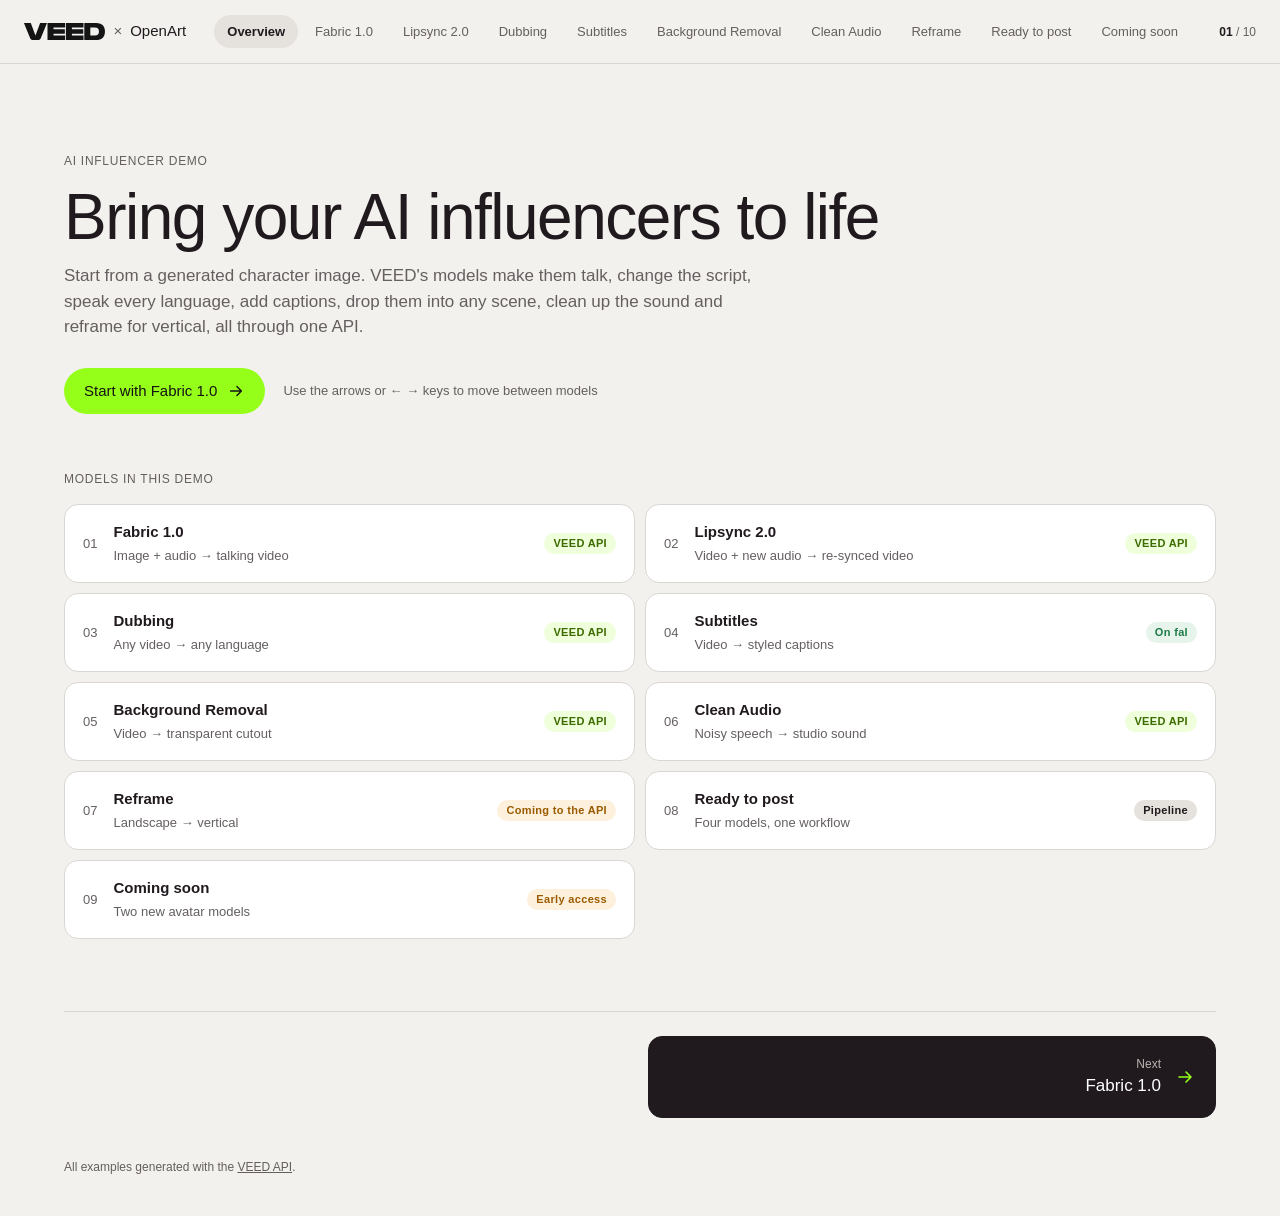
<file: index.html>
<!doctype html>
<html lang="en">
<head>
<meta charset="utf-8">
<meta name="viewport" content="width=device-width, initial-scale=1">
<title>Overview</title>
<link rel="stylesheet" href="assets/site.css?v=6">
<link rel="icon" href="assets/brand/veed-logo-black.svg">
</head>
<body data-page="overview">
<!-- Content comes from assets/data.js; layout from assets/render.js. -->
<script src="assets/data.js?v=6"></script>
<script src="assets/render.js?v=6"></script>
<script src="assets/site.js?v=6"></script>
</body>
</html>
</file>
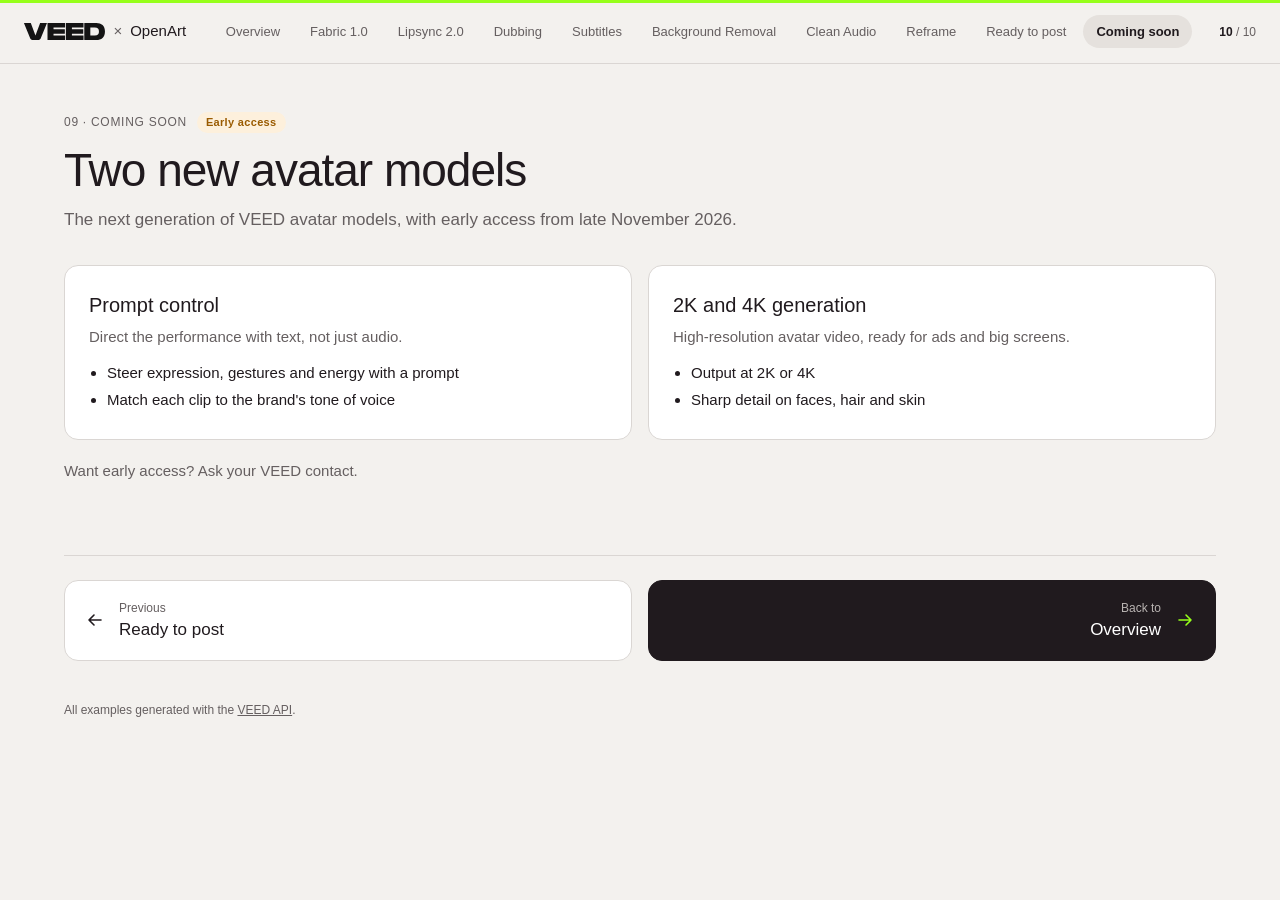
<file: pages/coming-soon.html>
<!doctype html>
<html lang="en">
<head>
<meta charset="utf-8">
<meta name="viewport" content="width=device-width, initial-scale=1">
<title>Coming soon</title>
<link rel="stylesheet" href="../assets/site.css?v=6">
<link rel="icon" href="../assets/brand/veed-logo-black.svg">
</head>
<body data-page="soon" data-base="../">
<!-- Content comes from assets/data.js; layout from assets/render.js. -->
<script src="../assets/data.js?v=6"></script>
<script src="../assets/render.js?v=6"></script>
<script src="../assets/site.js?v=6"></script>
</body>
</html>
</file>
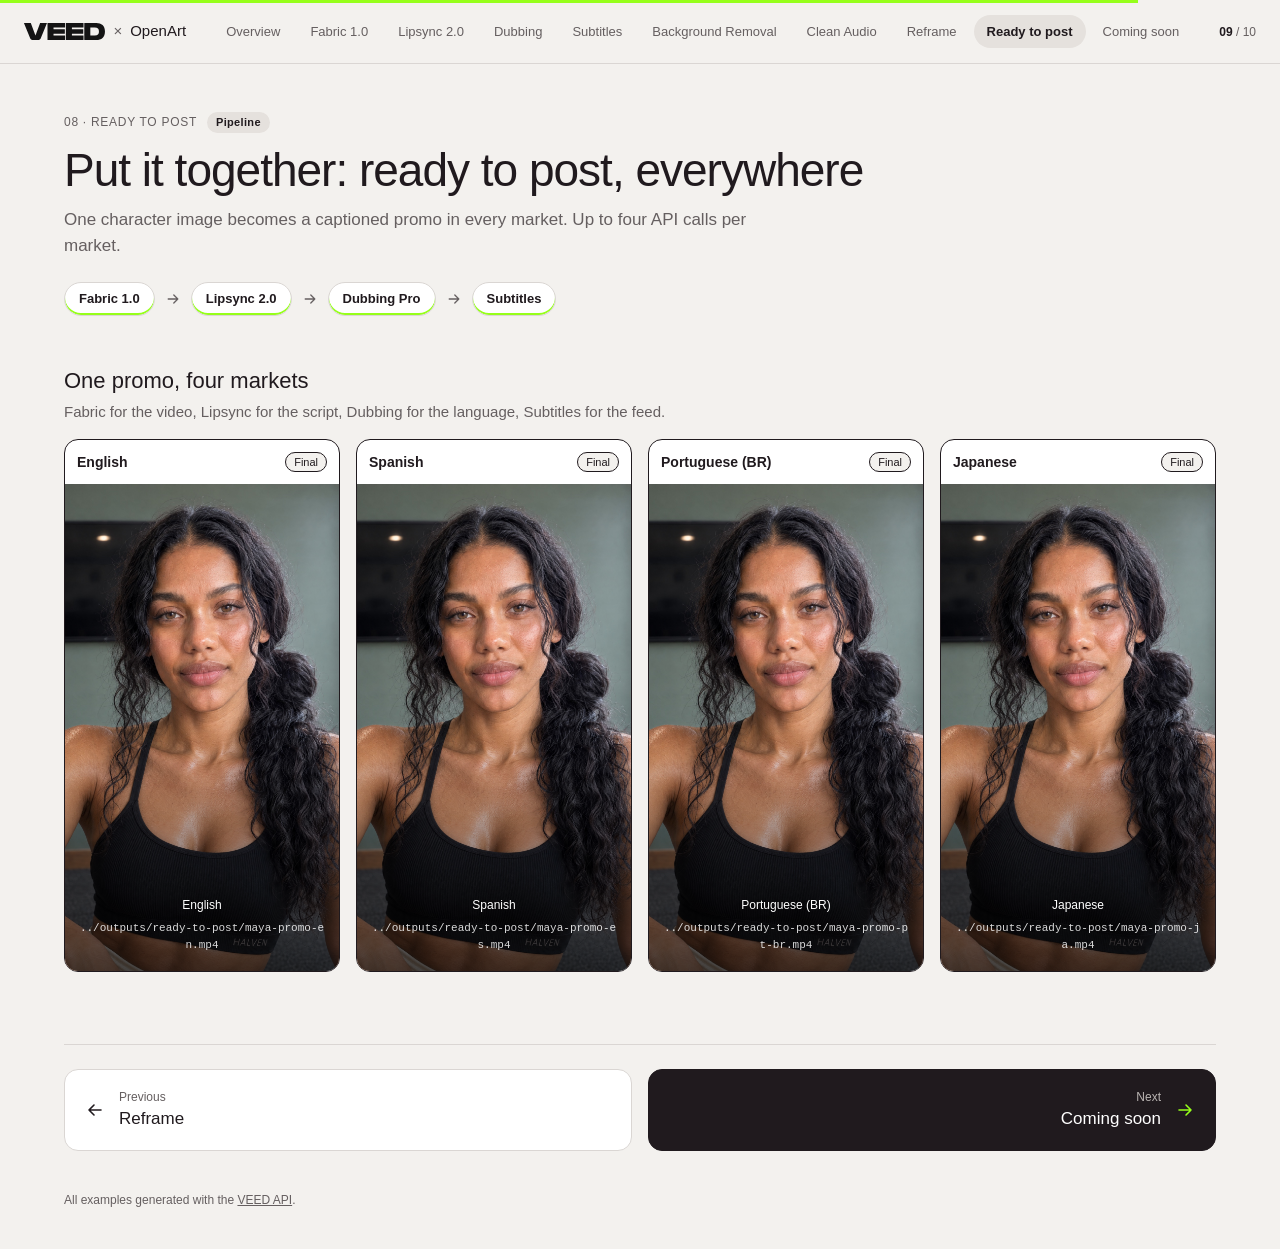
<file: pages/ready-to-post.html>
<!doctype html>
<html lang="en">
<head>
<meta charset="utf-8">
<meta name="viewport" content="width=device-width, initial-scale=1">
<title>Ready to post</title>
<link rel="stylesheet" href="../assets/site.css?v=6">
<link rel="icon" href="../assets/brand/veed-logo-black.svg">
</head>
<body data-page="pipeline" data-base="../">
<!-- Content comes from assets/data.js; layout from assets/render.js. -->
<script src="../assets/data.js?v=6"></script>
<script src="../assets/render.js?v=6"></script>
<script src="../assets/site.js?v=6"></script>
</body>
</html>
</file>
<file: assets/site.css>
:root {
  --canvas:#f3f1ee; --card:#fff; --ink:#201a1e; --muted:#655f60; --line:#dad6d3; --slot:#e9e6e2;
  --accent:#201a1e; --green:#96FF1A; --green-soft:#efffdc; --green-ink:#3d6b00; --header:64px;
  --font:-apple-system, BlinkMacSystemFont, "Segoe UI", Roboto, sans-serif;
}
* { box-sizing:border-box; }
html { scroll-padding-top:calc(var(--header) + 16px); }
body { margin:0; background:var(--canvas); color:var(--ink); font:15px/1.5 var(--font); -webkit-font-smoothing:antialiased; }
a { color:inherit; }
h1, h2, h3, h4, p { margin:0; }

/* ── Top bar */
.progress { position:fixed; top:0; left:0; height:3px; background:var(--green); z-index:30; }
.topbar { position:sticky; top:0; z-index:20; height:var(--header); background:var(--canvas); border-bottom:1px solid var(--line);
          display:grid; grid-template-columns:auto minmax(0,1fr) auto; align-items:center; gap:20px; padding:0 24px; }
.brand { display:flex; align-items:center; gap:8px; text-decoration:none; font-size:15px; white-space:nowrap; }
.brand img { height:17px; width:auto; display:block; }
.brand .x { color:var(--muted); }
.count { font-size:12px; color:var(--muted); font-variant-numeric:tabular-nums; white-space:nowrap; }
.count b { color:var(--ink); }

/* Rail of page pills (wide screens). Arrows + fades appear only when it overflows. */
.rail { position:relative; display:flex; align-items:center; min-width:0; }
.chapters { display:flex; gap:4px; overflow-x:auto; scrollbar-width:none; scroll-behavior:smooth; min-width:0; flex:1; justify-content:safe center; }
.chapters::-webkit-scrollbar { display:none; }
.chapters a { flex:none; padding:7px 13px; border-radius:30px; font-size:13px; color:var(--muted); text-decoration:none; white-space:nowrap; }
.chapters a:hover { color:var(--ink); }
.chapters a[aria-current="page"] { background:#e5e1dd; color:var(--ink); font-weight:600; }
.rail-arrow { display:none; place-items:center; flex:none; width:30px; height:30px; padding:0; border:1px solid var(--line); border-radius:50%;
              background:var(--card); color:var(--ink); cursor:pointer; }
.rail-arrow svg { width:14px; height:14px; }
.rail.overflow .rail-arrow { display:grid; }
.rail.overflow.at-start .rail-arrow.back, .rail.overflow.at-end .rail-arrow.fwd { opacity:.3; cursor:default; }
.rail.overflow .chapters { margin:0 6px; justify-content:flex-start;
  -webkit-mask-image:linear-gradient(90deg, transparent 0, #000 28px, #000 calc(100% - 28px), transparent 100%);
          mask-image:linear-gradient(90deg, transparent 0, #000 28px, #000 calc(100% - 28px), transparent 100%); }
.rail.overflow.at-start .chapters { -webkit-mask-image:linear-gradient(90deg, #000 calc(100% - 28px), transparent 100%); mask-image:linear-gradient(90deg, #000 calc(100% - 28px), transparent 100%); }
.rail.overflow.at-end .chapters { -webkit-mask-image:linear-gradient(90deg, transparent 0, #000 28px); mask-image:linear-gradient(90deg, transparent 0, #000 28px); }

/* Grouped menu (smaller screens) */
.menu { display:none; position:relative; justify-self:end; }
.menu summary { list-style:none; display:flex; align-items:center; gap:10px; cursor:pointer; padding:6px 8px 6px 14px; border:1px solid var(--line);
                border-radius:30px; background:var(--card); font-size:14px; font-weight:600; white-space:nowrap; }
.menu summary::-webkit-details-marker { display:none; }
.menu summary svg { width:16px; height:16px; color:var(--muted); transition:transform .15s; }
.menu[open] summary svg { transform:rotate(180deg); }
.menu-label small { font-weight:400; color:var(--muted); margin-right:6px; }
.menu-list { position:absolute; right:0; top:calc(100% + 8px); width:min(320px, calc(100vw - 32px)); max-height:calc(100dvh - 90px); overflow-y:auto;
             background:var(--card); border:1px solid var(--line); border-radius:16px; padding:8px; box-shadow:0 18px 50px #0002; }
.menu-group { margin:10px 10px 4px; font-size:11px; font-weight:600; text-transform:uppercase; letter-spacing:.05em; color:var(--muted); }
.menu-group:first-child { margin-top:4px; }
.menu-list a { display:flex; align-items:center; gap:10px; padding:9px 10px; border-radius:10px; text-decoration:none; font-size:14px; }
.menu-list a:hover { background:var(--canvas); }
.menu-list a[aria-current="page"] { background:#e5e1dd; font-weight:600; }
.menu-list .n { color:var(--muted); font-size:12px; font-variant-numeric:tabular-nums; width:18px; }
.menu-list .badge { margin-left:auto; }

@media (max-width:1100px) {
  .topbar { grid-template-columns:auto minmax(0,1fr) auto; }
  .rail { display:none; }
  .menu { display:block; }
}
@media (max-width:600px) {
  .topbar { grid-template-columns:auto 1fr; gap:12px; padding:0 16px; }
  .count { display:none; }
  .menu-label small { display:none; }
}

/* ── Page */
.page { max-width:1200px; margin:0 auto; padding:48px 24px 40px; }
@media (max-width:600px) { .page { padding:32px 16px; } }
.eyebrow { font-size:12px; letter-spacing:.06em; text-transform:uppercase; color:var(--muted); display:flex; align-items:center; gap:10px; flex-wrap:wrap; }
.subtitle { color:var(--muted); font-size:17px; max-width:720px; margin-top:12px; }
.note { color:var(--muted); max-width:720px; margin:4px 0 16px; }

/* Cover */
.cover { padding:40px 0 56px; }
.cover h1 { font-size:clamp(36px,6vw,64px); font-weight:300; letter-spacing:-1.5px; line-height:1.05; margin-top:14px; max-width:900px; }
.cover-actions { display:flex; align-items:center; gap:18px; flex-wrap:wrap; margin-top:28px; }
.primary { display:inline-flex; align-items:center; gap:10px; background:var(--green); color:#141414; font-weight:600; text-decoration:none; padding:12px 20px; border-radius:30px; font-weight:500; }
.primary svg { width:18px; height:18px; }
.hint { color:var(--muted); font-size:13px; }
.overview-grid { display:grid; grid-template-columns:repeat(2, minmax(0,1fr)); gap:10px; margin-top:16px; }
@media (max-width:760px) { .overview-grid { grid-template-columns:1fr; } }
.overview-link { display:grid; grid-template-columns:auto 1fr auto; align-items:center; gap:16px; padding:16px 18px; background:var(--card);
                 border:1px solid var(--line); border-radius:14px; text-decoration:none; }
.overview-link:hover { border-color:var(--ink); }
.overview-link .number { font-variant-numeric:tabular-nums; color:var(--muted); font-size:13px; }
.ov-text strong { display:block; font-weight:600; }
.ov-text small { color:var(--muted); font-size:13px; }

/* Badges */
.badge { font-size:11px; font-weight:600; letter-spacing:.03em; text-transform:none; padding:2px 9px; border-radius:999px; white-space:nowrap; }
.badge.live { background:var(--green-soft); color:var(--green-ink); }
.badge.fal { background:#e6f4ec; color:#1d7a46; }
.badge.later { background:#fdf0dc; color:#9a5b00; }
.badge.flow { background:#e5e1dd; color:var(--ink); }

/* Model page head + spec strip */
.slide-head h1 { font-size:clamp(30px,4.5vw,46px); font-weight:300; letter-spacing:-1px; line-height:1.1; margin-top:12px; }
.spec { display:grid; grid-template-columns:repeat(4, minmax(0,1fr)); gap:1px; background:var(--line); border:1px solid var(--line); border-radius:14px; overflow:hidden; margin:28px 0 8px; }
.spec div { background:var(--card); padding:14px 16px; }
.spec dt { font-size:11px; text-transform:uppercase; letter-spacing:.05em; color:var(--muted); margin-bottom:4px; }
.spec dd { margin:0; font-size:14px; }
.spec .mono, .api { font-family:ui-monospace, SFMono-Regular, Menlo, monospace; font-size:12px; }
.spec a, .api a { text-decoration:none; border-bottom:1px dotted currentColor; }
@media (max-width:900px) { .spec { grid-template-columns:repeat(2, minmax(0,1fr)); } }
@media (max-width:480px) { .spec { grid-template-columns:1fr; } }
.chain { display:flex; align-items:center; gap:10px; flex-wrap:wrap; margin:24px 0 0; }
.chain span { background:var(--card); border:1px solid var(--line); box-shadow:inset 0 -2px 0 var(--green); border-radius:30px; padding:6px 14px; font-size:13px; font-weight:600; }
.chain svg { width:16px; height:16px; color:var(--muted); }

/* Sections */
.usecase { margin-top:48px; }
.section-head { display:flex; justify-content:space-between; align-items:baseline; gap:12px; flex-wrap:wrap; }
.section-head h3 { font-size:22px; font-weight:500; }
.section-head h2 { font-size:28px; font-weight:400; letter-spacing:-.5px; }
.api { color:var(--muted); }
.row-title { margin:18px 0 10px; font-size:11px; font-weight:600; color:var(--muted); text-transform:uppercase; letter-spacing:.05em; }

/* Grid of cards: vertical (9:16) social format, 4 per row */
.grid { display:grid; grid-template-columns:repeat(4, minmax(0, 1fr)); gap:16px; align-items:start; }
@media (max-width:900px) { .grid { grid-template-columns:repeat(2, minmax(0, 1fr)); } }
@media (max-width:480px) { .grid { grid-template-columns:1fr; } .span2 { grid-column:auto; } }
.span2 { grid-column:span 2; }
.card { background:var(--card); border:1px solid var(--line); border-radius:14px; overflow:hidden; }
.card.result { border-color:var(--accent); }
.head { display:flex; justify-content:space-between; align-items:center; gap:8px; padding:10px 12px; min-height:44px; }
.head h4 { font-size:14px; font-weight:600; }
.tag { font-size:11px; padding:1px 8px; border-radius:999px; background:var(--canvas); color:var(--muted); border:1px solid var(--line); white-space:nowrap; }
.result .tag { color:var(--accent); border-color:var(--accent); }

/* Media slots (filled by site.js) */
.slot { position:relative; aspect-ratio:9/16; background:var(--slot); }
.slot.wide { aspect-ratio:16/9; }
.slot > img, .slot > video { position:absolute; inset:0; width:100%; height:100%; object-fit:cover; background:#000; }
.slot.alpha > video { background:repeating-conic-gradient(#d9d9d9 0 25%, #f4f4f4 0 50%) 0 0 / 20px 20px; }
.slot.audio { display:flex; flex-direction:column; align-items:center; justify-content:center; gap:14px; padding:12px; color:var(--ink); }
.slot.audio audio { width:100%; }
.placeholder { position:absolute; inset:0; display:flex; flex-direction:column; align-items:center; justify-content:center; gap:6px; padding:12px; text-align:center;
               color:var(--muted); border:2px dashed var(--line); border-radius:8px; margin:8px; font-size:12px; }
.placeholder.has-poster { margin:0; border-radius:0; border:none; color:#fff; justify-content:flex-end; padding-bottom:18px; background-size:cover; background-position:center; }
.placeholder.has-poster::before { content:""; position:absolute; inset:0; background:linear-gradient(transparent 50%, rgba(0,0,0,.7)); }
.placeholder > * { position:relative; }
.placeholder code { font-size:11px; color:inherit; opacity:.85; word-break:break-all; }
.slot.audio .placeholder { position:static; margin:0; }

/* Coming soon */
.soon-grid { display:grid; grid-template-columns:repeat(2, minmax(0,1fr)); gap:16px; margin-top:32px; }
@media (max-width:700px) { .soon-grid { grid-template-columns:1fr; } }
.soon-card { background:var(--card); border:1px solid var(--line); border-radius:14px; padding:24px; }
.soon-card h3 { font-size:20px; font-weight:500; }
.soon-card p { color:var(--muted); margin:6px 0 14px; }
.soon-card ul { margin:0; padding-left:18px; }
.soon-card li { margin:4px 0; }
.soon-cta { margin-top:20px; color:var(--muted); }

/* Prev / next */
.pager { display:grid; grid-template-columns:1fr 1fr; gap:16px; margin-top:72px; padding-top:24px; border-top:1px solid var(--line); }
.pager a { display:flex; align-items:center; gap:14px; padding:18px 20px; border:1px solid var(--line); border-radius:14px; background:var(--card); text-decoration:none; font-size:17px; font-weight:500; }
.pager a:hover { border-color:var(--ink); }
.pager .next { background:var(--ink); color:#fff; border-color:var(--ink); }
.pager .next small { color:#b9b4b2; }
.pager .next svg { color:var(--green); }
.pager .next { justify-content:flex-end; text-align:right; }
.pager small { display:block; font-size:12px; font-weight:400; color:var(--muted); }
.pager svg { width:20px; height:20px; flex:none; }
@media (max-width:600px) { .pager { grid-template-columns:1fr; } }

footer { max-width:1200px; margin:0 auto; padding:0 24px 40px; font-size:12px; color:var(--muted); }
</file>
